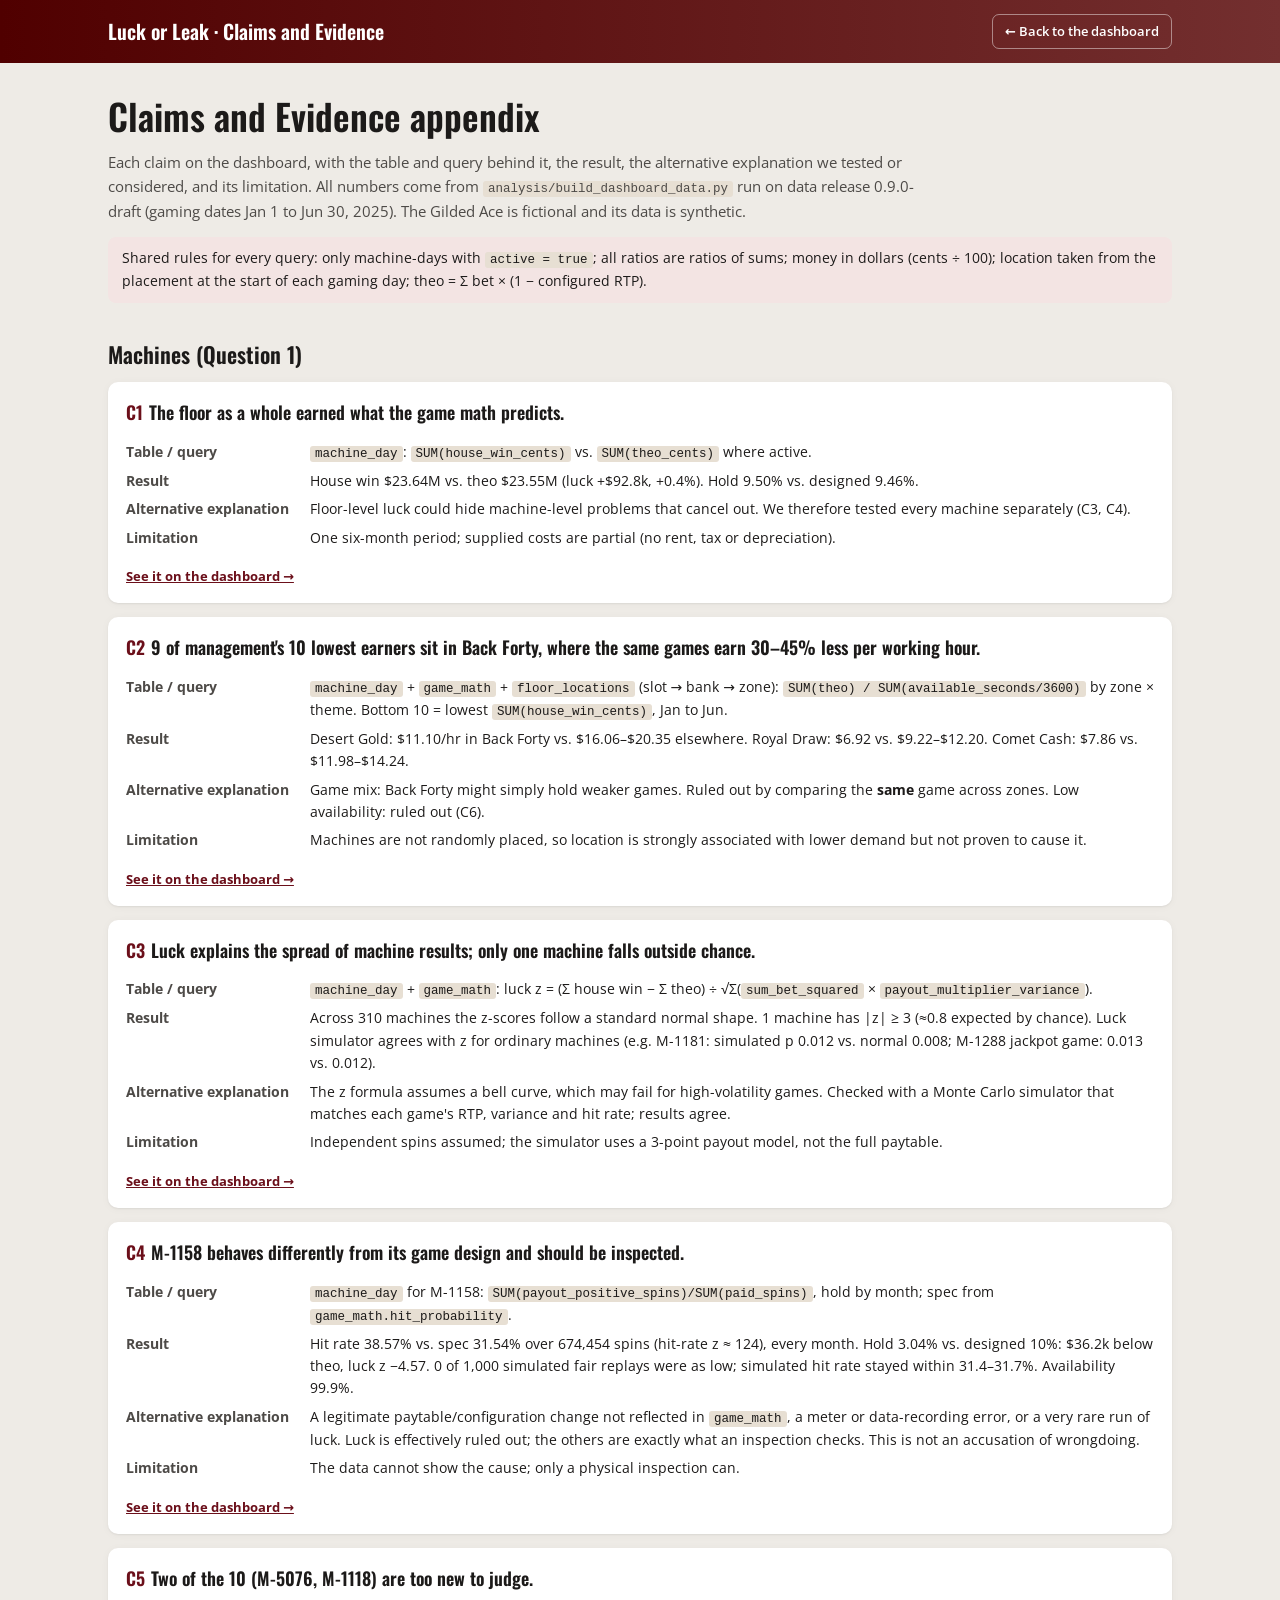
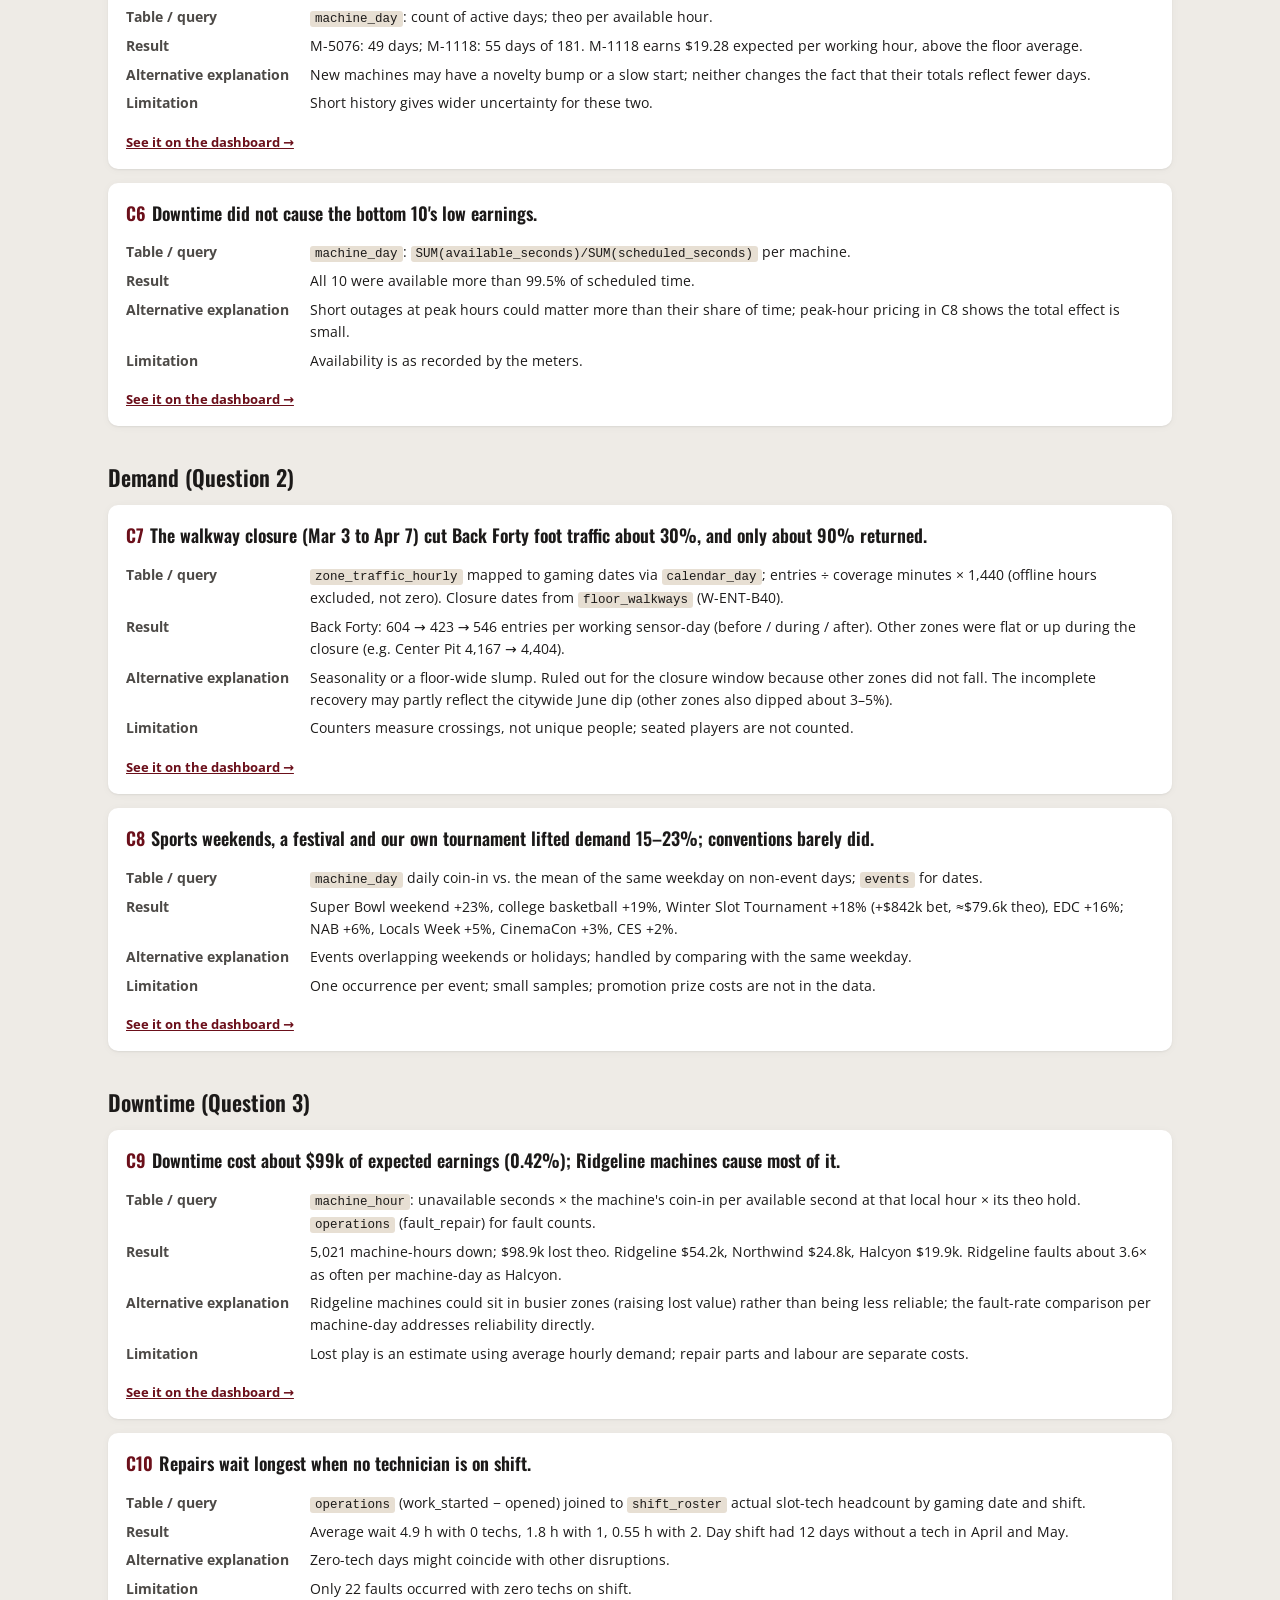
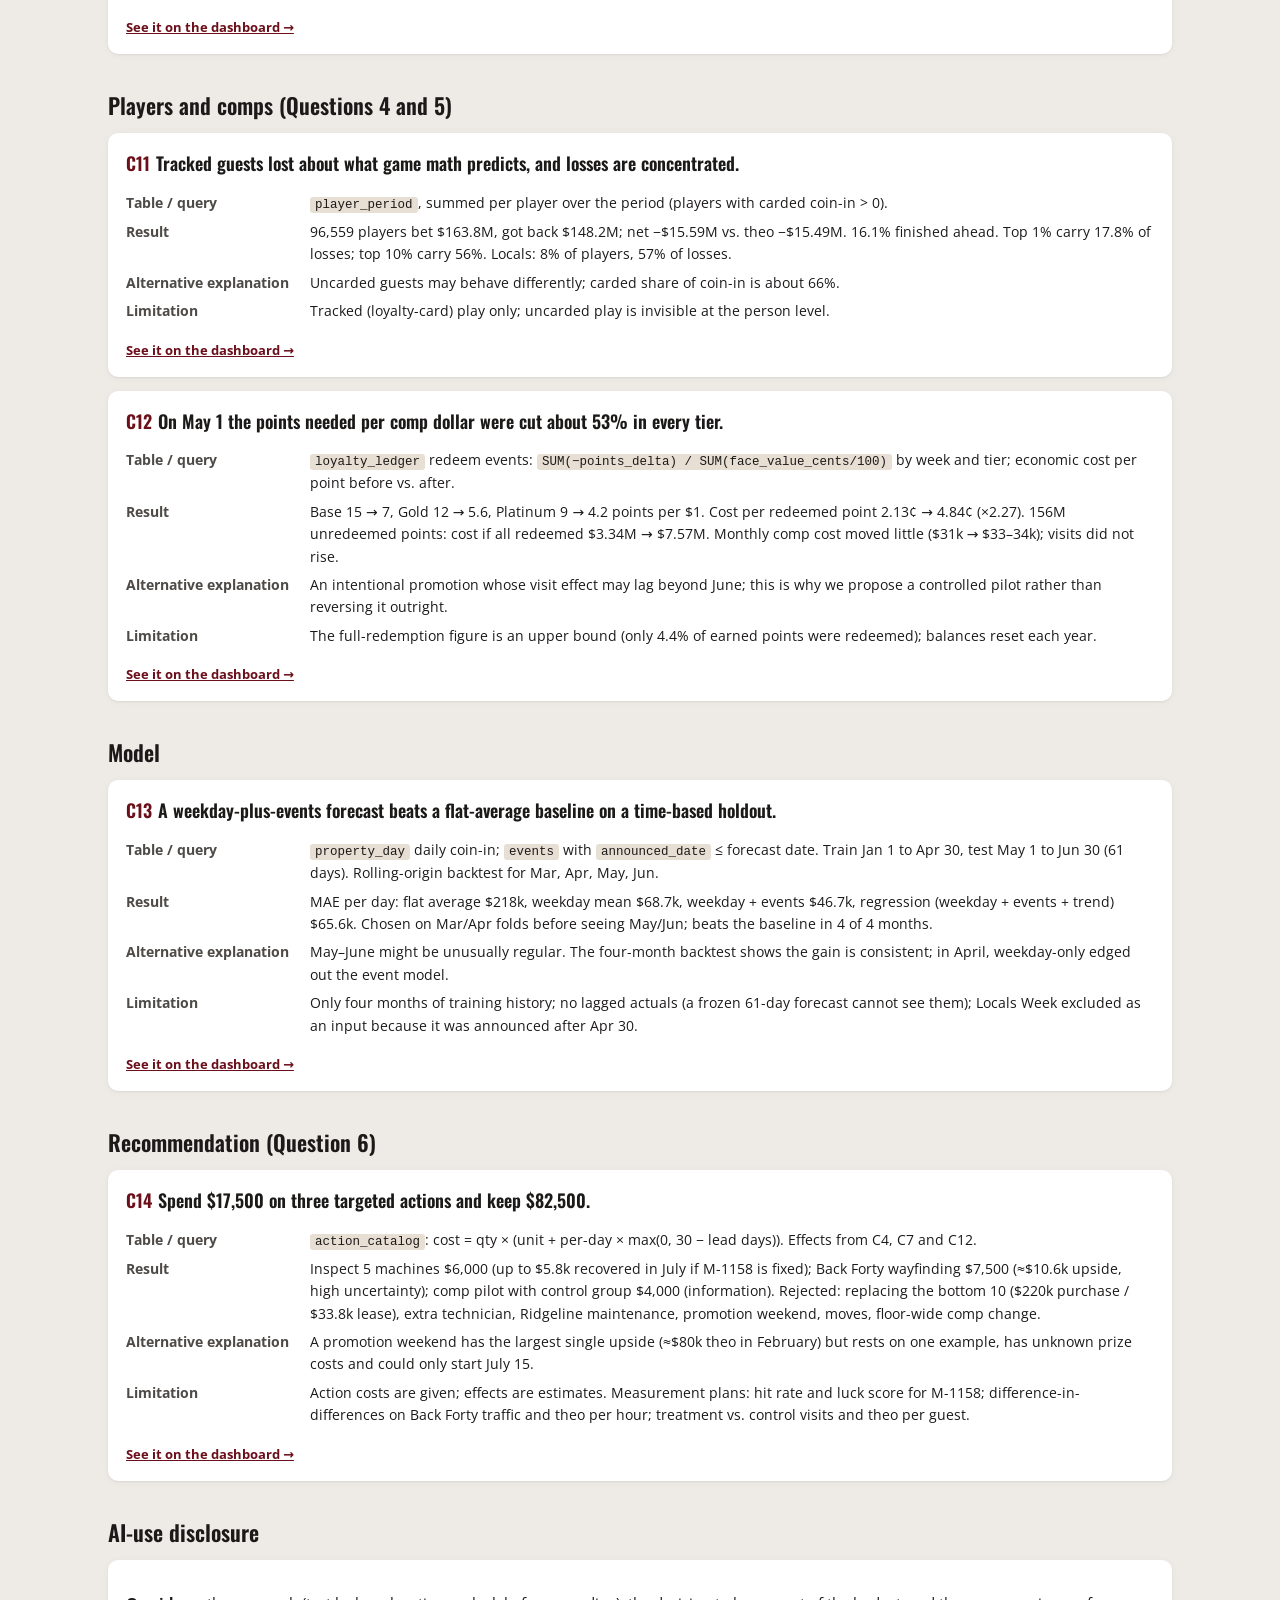
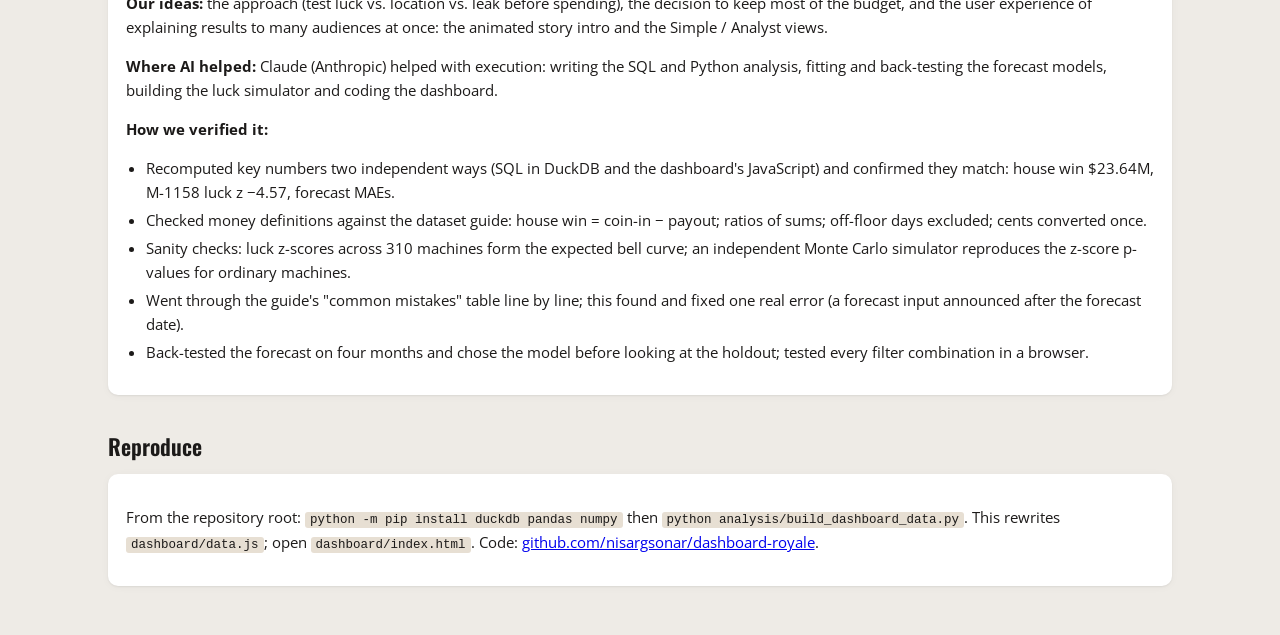
<file: dashboard/appendix.html>
<!doctype html>
<html lang="en">
<head>
<meta charset="utf-8">
<meta name="viewport" content="width=device-width, initial-scale=1">
<title>Luck or Leak: Claims and Evidence</title>
<meta name="description" content="Claims and Evidence appendix and AI-use disclosure for the Luck or Leak dashboard (TAMU Datathon 2026, Dashboard Royale).">
<link rel="preconnect" href="https://fonts.googleapis.com">
<link rel="preconnect" href="https://fonts.gstatic.com" crossorigin>
<link href="https://fonts.googleapis.com/css2?family=Oswald:wght@500;600&family=Open+Sans:wght@400;600;700&display=swap" rel="stylesheet">
<style>
:root { color-scheme: light; --page: #eeebe6; --card: #ffffff; --ink: #1c1a19; --ink2: #4d4a47; --muted: #736d66; --line: #ddd5c8; --maroon: #500000; --maroon-ui: #6b0f1a; --soft: #f3e4e3; --track: #e7dfd3; }
@media (prefers-color-scheme: dark) { :root:not([data-theme="light"]) { color-scheme: dark; --page: #1c1817; --card: #282321; --ink: #f2efec; --ink2: #cfc8c1; --muted: #9a928a; --line: #3b3431; --maroon-ui: #e8909b; --soft: #3b2427; --track: #37302d; } }
* { box-sizing: border-box; }
body { margin: 0; background: var(--page); color: var(--ink); font: 15px/1.6 "Open Sans", system-ui, -apple-system, "Segoe UI", sans-serif; }
.top { background: linear-gradient(90deg, #500000, #732f2f); color: #fff; }
.top .in { max-width: 1100px; margin: 0 auto; padding: 14px 18px; display: flex; justify-content: space-between; align-items: center; gap: 12px; flex-wrap: wrap; }
.top b { font-family: "Oswald", sans-serif; font-size: 20px; font-weight: 600; }
.top a { color: #fff; font-size: 13px; font-weight: 600; border: 1px solid rgba(255,255,255,.45); border-radius: 7px; padding: 6px 12px; text-decoration: none; }
main { max-width: 1100px; margin: 0 auto; padding: 24px 18px 50px; }
h1, h2, h3 { font-family: "Oswald", "Open Sans", sans-serif; font-weight: 600; }
h1 { font-size: clamp(26px, 4vw, 36px); margin: 0 0 6px; }
h2 { font-size: 22px; margin: 34px 0 10px; }
.lede { color: var(--ink2); max-width: 820px; margin: 0 0 8px; }
.card { background: var(--card); border-radius: 10px; padding: 16px 18px; margin: 0 0 14px; box-shadow: 0 1px 2px rgba(0,0,0,.06), 0 1px 8px rgba(0,0,0,.04); }
.claim h3 { font-size: 18px; margin: 0 0 10px; }
.claim h3 span { color: var(--maroon-ui); margin-right: 6px; }
.grid { display: grid; grid-template-columns: 170px 1fr; gap: 6px 14px; font-size: 14px; }
.grid dt { font-weight: 700; color: var(--ink2); }
.grid dd { margin: 0; }
code { font-size: 12.5px; background: var(--track); padding: 1px 5px; border-radius: 3px; white-space: pre-wrap; word-break: break-word; }
.link { font-size: 13px; font-weight: 700; color: var(--maroon-ui); }
ul { padding-left: 20px; } li { margin: 4px 0; }
.note { background: var(--soft); border-radius: 8px; padding: 10px 14px; font-size: 14px; }
@media (max-width: 640px) { .grid { grid-template-columns: 1fr; } .grid dt { margin-top: 6px; } }
@media print { .top a { display: none; } body { background: #fff; } .card { box-shadow: none; border: 1px solid #ddd; break-inside: avoid; } }
</style>
</head>
<body>
<header class="top"><div class="in"><b>Luck or Leak · Claims and Evidence</b><a href="index.html#overview">← Back to the dashboard</a></div></header>
<main>
<h1>Claims and Evidence appendix</h1>
<p class="lede">Each claim on the dashboard, with the table and query behind it, the result, the alternative explanation we tested or considered, and its limitation. All numbers come from <code>analysis/build_dashboard_data.py</code> run on data release 0.9.0-draft (gaming dates Jan 1 to Jun 30, 2025). The Gilded Ace is fictional and its data is synthetic.</p>
<p class="note">Shared rules for every query: only machine-days with <code>active = true</code>; all ratios are ratios of sums; money in dollars (cents ÷ 100); location taken from the placement at the start of each gaming day; theo = Σ bet × (1 − configured RTP).</p>

<h2>Machines (Question 1)</h2>

<div class="card claim"><h3><span>C1</span>The floor as a whole earned what the game math predicts.</h3><dl class="grid">
<dt>Table / query</dt><dd><code>machine_day</code>: <code>SUM(house_win_cents)</code> vs. <code>SUM(theo_cents)</code> where active.</dd>
<dt>Result</dt><dd>House win $23.64M vs. theo $23.55M (luck +$92.8k, +0.4%). Hold 9.50% vs. designed 9.46%.</dd>
<dt>Alternative explanation</dt><dd>Floor-level luck could hide machine-level problems that cancel out. We therefore tested every machine separately (C3, C4).</dd>
<dt>Limitation</dt><dd>One six-month period; supplied costs are partial (no rent, tax or depreciation).</dd>
</dl><a class="link" href="index.html#overview">See it on the dashboard →</a></div>

<div class="card claim"><h3><span>C2</span>9 of management's 10 lowest earners sit in Back Forty, where the same games earn 30–45% less per working hour.</h3><dl class="grid">
<dt>Table / query</dt><dd><code>machine_day</code> + <code>game_math</code> + <code>floor_locations</code> (slot → bank → zone): <code>SUM(theo) / SUM(available_seconds/3600)</code> by zone × theme. Bottom 10 = lowest <code>SUM(house_win_cents)</code>, Jan to Jun.</dd>
<dt>Result</dt><dd>Desert Gold: $11.10/hr in Back Forty vs. $16.06–$20.35 elsewhere. Royal Draw: $6.92 vs. $9.22–$12.20. Comet Cash: $7.86 vs. $11.98–$14.24.</dd>
<dt>Alternative explanation</dt><dd>Game mix: Back Forty might simply hold weaker games. Ruled out by comparing the <b>same</b> game across zones. Low availability: ruled out (C6).</dd>
<dt>Limitation</dt><dd>Machines are not randomly placed, so location is strongly associated with lower demand but not proven to cause it.</dd>
</dl><a class="link" href="index.html#floor">See it on the dashboard →</a></div>

<div class="card claim"><h3><span>C3</span>Luck explains the spread of machine results; only one machine falls outside chance.</h3><dl class="grid">
<dt>Table / query</dt><dd><code>machine_day</code> + <code>game_math</code>: luck z = (Σ house win − Σ theo) ÷ √Σ(<code>sum_bet_squared</code> × <code>payout_multiplier_variance</code>).</dd>
<dt>Result</dt><dd>Across 310 machines the z-scores follow a standard normal shape. 1 machine has |z| ≥ 3 (≈0.8 expected by chance). Luck simulator agrees with z for ordinary machines (e.g. M-1181: simulated p 0.012 vs. normal 0.008; M-1288 jackpot game: 0.013 vs. 0.012).</dd>
<dt>Alternative explanation</dt><dd>The z formula assumes a bell curve, which may fail for high-volatility games. Checked with a Monte Carlo simulator that matches each game's RTP, variance and hit rate; results agree.</dd>
<dt>Limitation</dt><dd>Independent spins assumed; the simulator uses a 3-point payout model, not the full paytable.</dd>
</dl><a class="link" href="index.html#machines">See it on the dashboard →</a></div>

<div class="card claim"><h3><span>C4</span>M-1158 behaves differently from its game design and should be inspected.</h3><dl class="grid">
<dt>Table / query</dt><dd><code>machine_day</code> for M-1158: <code>SUM(payout_positive_spins)/SUM(paid_spins)</code>, hold by month; spec from <code>game_math.hit_probability</code>.</dd>
<dt>Result</dt><dd>Hit rate 38.57% vs. spec 31.54% over 674,454 spins (hit-rate z ≈ 124), every month. Hold 3.04% vs. designed 10%: $36.2k below theo, luck z −4.57. 0 of 1,000 simulated fair replays were as low; simulated hit rate stayed within 31.4–31.7%. Availability 99.9%.</dd>
<dt>Alternative explanation</dt><dd>A legitimate paytable/configuration change not reflected in <code>game_math</code>, a meter or data-recording error, or a very rare run of luck. Luck is effectively ruled out; the others are exactly what an inspection checks. This is not an accusation of wrongdoing.</dd>
<dt>Limitation</dt><dd>The data cannot show the cause; only a physical inspection can.</dd>
</dl><a class="link" href="index.html#machines">See it on the dashboard →</a></div>

<div class="card claim"><h3><span>C5</span>Two of the 10 (M-5076, M-1118) are too new to judge.</h3><dl class="grid">
<dt>Table / query</dt><dd><code>machine_day</code>: count of active days; theo per available hour.</dd>
<dt>Result</dt><dd>M-5076: 49 days; M-1118: 55 days of 181. M-1118 earns $19.28 expected per working hour, above the floor average.</dd>
<dt>Alternative explanation</dt><dd>New machines may have a novelty bump or a slow start; neither changes the fact that their totals reflect fewer days.</dd>
<dt>Limitation</dt><dd>Short history gives wider uncertainty for these two.</dd>
</dl><a class="link" href="index.html#machines">See it on the dashboard →</a></div>

<div class="card claim"><h3><span>C6</span>Downtime did not cause the bottom 10's low earnings.</h3><dl class="grid">
<dt>Table / query</dt><dd><code>machine_day</code>: <code>SUM(available_seconds)/SUM(scheduled_seconds)</code> per machine.</dd>
<dt>Result</dt><dd>All 10 were available more than 99.5% of scheduled time.</dd>
<dt>Alternative explanation</dt><dd>Short outages at peak hours could matter more than their share of time; peak-hour pricing in C8 shows the total effect is small.</dd>
<dt>Limitation</dt><dd>Availability is as recorded by the meters.</dd>
</dl><a class="link" href="index.html#machines">See it on the dashboard →</a></div>

<h2>Demand (Question 2)</h2>

<div class="card claim"><h3><span>C7</span>The walkway closure (Mar 3 to Apr 7) cut Back Forty foot traffic about 30%, and only about 90% returned.</h3><dl class="grid">
<dt>Table / query</dt><dd><code>zone_traffic_hourly</code> mapped to gaming dates via <code>calendar_day</code>; entries ÷ coverage minutes × 1,440 (offline hours excluded, not zero). Closure dates from <code>floor_walkways</code> (W-ENT-B40).</dd>
<dt>Result</dt><dd>Back Forty: 604 → 423 → 546 entries per working sensor-day (before / during / after). Other zones were flat or up during the closure (e.g. Center Pit 4,167 → 4,404).</dd>
<dt>Alternative explanation</dt><dd>Seasonality or a floor-wide slump. Ruled out for the closure window because other zones did not fall. The incomplete recovery may partly reflect the citywide June dip (other zones also dipped about 3–5%).</dd>
<dt>Limitation</dt><dd>Counters measure crossings, not unique people; seated players are not counted.</dd>
</dl><a class="link" href="index.html#floor">See it on the dashboard →</a></div>

<div class="card claim"><h3><span>C8</span>Sports weekends, a festival and our own tournament lifted demand 15–23%; conventions barely did.</h3><dl class="grid">
<dt>Table / query</dt><dd><code>machine_day</code> daily coin-in vs. the mean of the same weekday on non-event days; <code>events</code> for dates.</dd>
<dt>Result</dt><dd>Super Bowl weekend +23%, college basketball +19%, Winter Slot Tournament +18% (+$842k bet, ≈$79.6k theo), EDC +16%; NAB +6%, Locals Week +5%, CinemaCon +3%, CES +2%.</dd>
<dt>Alternative explanation</dt><dd>Events overlapping weekends or holidays; handled by comparing with the same weekday.</dd>
<dt>Limitation</dt><dd>One occurrence per event; small samples; promotion prize costs are not in the data.</dd>
</dl><a class="link" href="index.html#floor">See it on the dashboard →</a></div>

<h2>Downtime (Question 3)</h2>

<div class="card claim"><h3><span>C9</span>Downtime cost about $99k of expected earnings (0.42%); Ridgeline machines cause most of it.</h3><dl class="grid">
<dt>Table / query</dt><dd><code>machine_hour</code>: unavailable seconds × the machine's coin-in per available second at that local hour × its theo hold. <code>operations</code> (fault_repair) for fault counts.</dd>
<dt>Result</dt><dd>5,021 machine-hours down; $98.9k lost theo. Ridgeline $54.2k, Northwind $24.8k, Halcyon $19.9k. Ridgeline faults about 3.6× as often per machine-day as Halcyon.</dd>
<dt>Alternative explanation</dt><dd>Ridgeline machines could sit in busier zones (raising lost value) rather than being less reliable; the fault-rate comparison per machine-day addresses reliability directly.</dd>
<dt>Limitation</dt><dd>Lost play is an estimate using average hourly demand; repair parts and labour are separate costs.</dd>
</dl><a class="link" href="index.html#downtime">See it on the dashboard →</a></div>

<div class="card claim"><h3><span>C10</span>Repairs wait longest when no technician is on shift.</h3><dl class="grid">
<dt>Table / query</dt><dd><code>operations</code> (work_started − opened) joined to <code>shift_roster</code> actual slot-tech headcount by gaming date and shift.</dd>
<dt>Result</dt><dd>Average wait 4.9 h with 0 techs, 1.8 h with 1, 0.55 h with 2. Day shift had 12 days without a tech in April and May.</dd>
<dt>Alternative explanation</dt><dd>Zero-tech days might coincide with other disruptions.</dd>
<dt>Limitation</dt><dd>Only 22 faults occurred with zero techs on shift.</dd>
</dl><a class="link" href="index.html#downtime">See it on the dashboard →</a></div>

<h2>Players and comps (Questions 4 and 5)</h2>

<div class="card claim"><h3><span>C11</span>Tracked guests lost about what game math predicts, and losses are concentrated.</h3><dl class="grid">
<dt>Table / query</dt><dd><code>player_period</code>, summed per player over the period (players with carded coin-in &gt; 0).</dd>
<dt>Result</dt><dd>96,559 players bet $163.8M, got back $148.2M; net −$15.59M vs. theo −$15.49M. 16.1% finished ahead. Top 1% carry 17.8% of losses; top 10% carry 56%. Locals: 8% of players, 57% of losses.</dd>
<dt>Alternative explanation</dt><dd>Uncarded guests may behave differently; carded share of coin-in is about 66%.</dd>
<dt>Limitation</dt><dd>Tracked (loyalty-card) play only; uncarded play is invisible at the person level.</dd>
</dl><a class="link" href="index.html#players">See it on the dashboard →</a></div>

<div class="card claim"><h3><span>C12</span>On May 1 the points needed per comp dollar were cut about 53% in every tier.</h3><dl class="grid">
<dt>Table / query</dt><dd><code>loyalty_ledger</code> redeem events: <code>SUM(−points_delta) / SUM(face_value_cents/100)</code> by week and tier; economic cost per point before vs. after.</dd>
<dt>Result</dt><dd>Base 15 → 7, Gold 12 → 5.6, Platinum 9 → 4.2 points per $1. Cost per redeemed point 2.13¢ → 4.84¢ (×2.27). 156M unredeemed points: cost if all redeemed $3.34M → $7.57M. Monthly comp cost moved little ($31k → $33–34k); visits did not rise.</dd>
<dt>Alternative explanation</dt><dd>An intentional promotion whose visit effect may lag beyond June; this is why we propose a controlled pilot rather than reversing it outright.</dd>
<dt>Limitation</dt><dd>The full-redemption figure is an upper bound (only 4.4% of earned points were redeemed); balances reset each year.</dd>
</dl><a class="link" href="index.html#comps">See it on the dashboard →</a></div>

<h2>Model</h2>

<div class="card claim"><h3><span>C13</span>A weekday-plus-events forecast beats a flat-average baseline on a time-based holdout.</h3><dl class="grid">
<dt>Table / query</dt><dd><code>property_day</code> daily coin-in; <code>events</code> with <code>announced_date</code> ≤ forecast date. Train Jan 1 to Apr 30, test May 1 to Jun 30 (61 days). Rolling-origin backtest for Mar, Apr, May, Jun.</dd>
<dt>Result</dt><dd>MAE per day: flat average $218k, weekday mean $68.7k, weekday + events $46.7k, regression (weekday + events + trend) $65.6k. Chosen on Mar/Apr folds before seeing May/Jun; beats the baseline in 4 of 4 months.</dd>
<dt>Alternative explanation</dt><dd>May–June might be unusually regular. The four-month backtest shows the gain is consistent; in April, weekday-only edged out the event model.</dd>
<dt>Limitation</dt><dd>Only four months of training history; no lagged actuals (a frozen 61-day forecast cannot see them); Locals Week excluded as an input because it was announced after Apr 30.</dd>
</dl><a class="link" href="index.html#forecast">See it on the dashboard →</a></div>

<h2>Recommendation (Question 6)</h2>

<div class="card claim"><h3><span>C14</span>Spend $17,500 on three targeted actions and keep $82,500.</h3><dl class="grid">
<dt>Table / query</dt><dd><code>action_catalog</code>: cost = qty × (unit + per-day × max(0, 30 − lead days)). Effects from C4, C7 and C12.</dd>
<dt>Result</dt><dd>Inspect 5 machines $6,000 (up to $5.8k recovered in July if M-1158 is fixed); Back Forty wayfinding $7,500 (≈$10.6k upside, high uncertainty); comp pilot with control group $4,000 (information). Rejected: replacing the bottom 10 ($220k purchase / $33.8k lease), extra technician, Ridgeline maintenance, promotion weekend, moves, floor-wide comp change.</dd>
<dt>Alternative explanation</dt><dd>A promotion weekend has the largest single upside (≈$80k theo in February) but rests on one example, has unknown prize costs and could only start July 15.</dd>
<dt>Limitation</dt><dd>Action costs are given; effects are estimates. Measurement plans: hit rate and luck score for M-1158; difference-in-differences on Back Forty traffic and theo per hour; treatment vs. control visits and theo per guest.</dd>
</dl><a class="link" href="index.html#plan">See it on the dashboard →</a></div>

<h2>AI-use disclosure</h2>
<div class="card">
<p><b>Our ideas:</b> the approach (test luck vs. location vs. leak before spending), the decision to keep most of the budget, and the user experience of explaining results to many audiences at once: the animated story intro and the Simple / Analyst views.</p>
<p><b>Where AI helped:</b> Claude (Anthropic) helped with execution: writing the SQL and Python analysis, fitting and back-testing the forecast models, building the luck simulator and coding the dashboard.</p>
<p><b>How we verified it:</b></p>
<ul>
<li>Recomputed key numbers two independent ways (SQL in DuckDB and the dashboard's JavaScript) and confirmed they match: house win $23.64M, M-1158 luck z −4.57, forecast MAEs.</li>
<li>Checked money definitions against the dataset guide: house win = coin-in − payout; ratios of sums; off-floor days excluded; cents converted once.</li>
<li>Sanity checks: luck z-scores across 310 machines form the expected bell curve; an independent Monte Carlo simulator reproduces the z-score p-values for ordinary machines.</li>
<li>Went through the guide's "common mistakes" table line by line; this found and fixed one real error (a forecast input announced after the forecast date).</li>
<li>Back-tested the forecast on four months and chose the model before looking at the holdout; tested every filter combination in a browser.</li>
</ul>
</div>

<h2>Reproduce</h2>
<div class="card">
<p>From the repository root: <code>python -m pip install duckdb pandas numpy</code> then <code>python analysis/build_dashboard_data.py</code>. This rewrites <code>dashboard/data.js</code>; open <code>dashboard/index.html</code>. Code: <a href="https://github.com/nisargsonar/dashboard-royale">github.com/nisargsonar/dashboard-royale</a>.</p>
</div>
</main>
</body>
</html>
</file>
